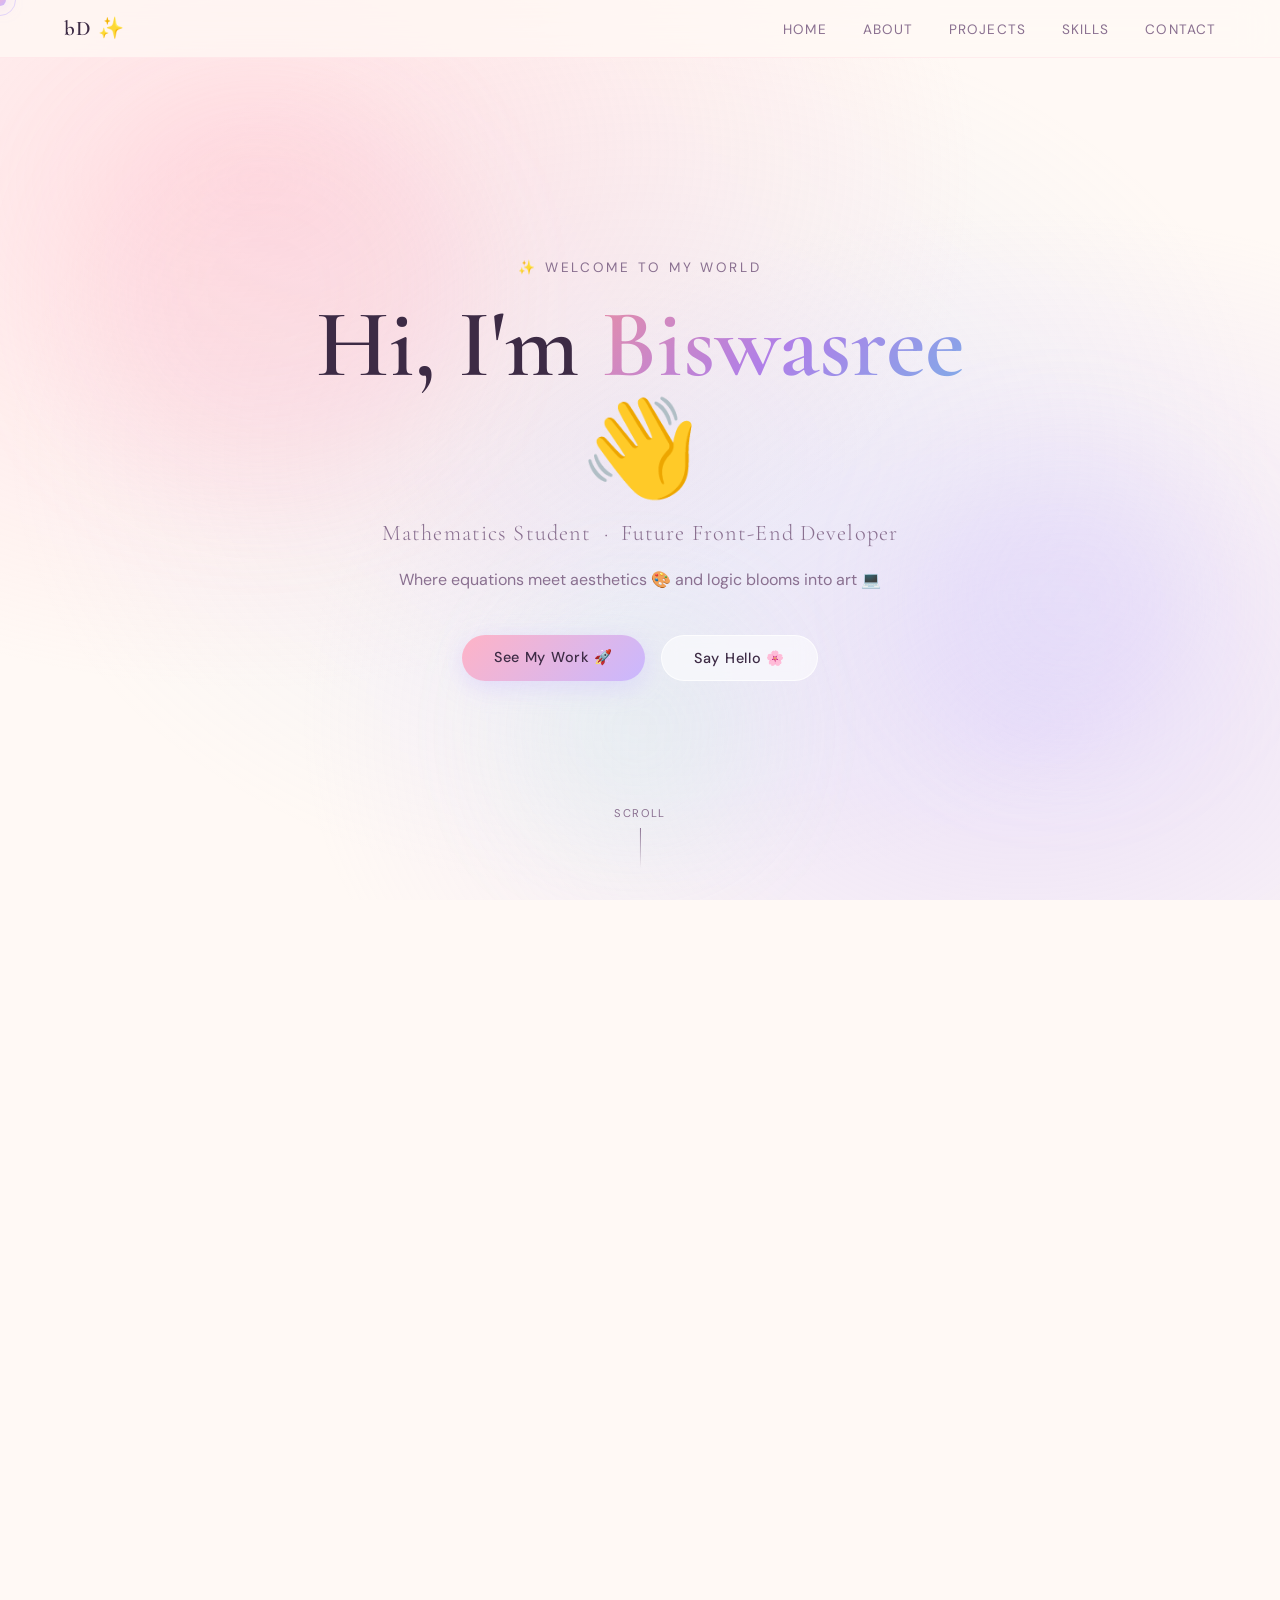
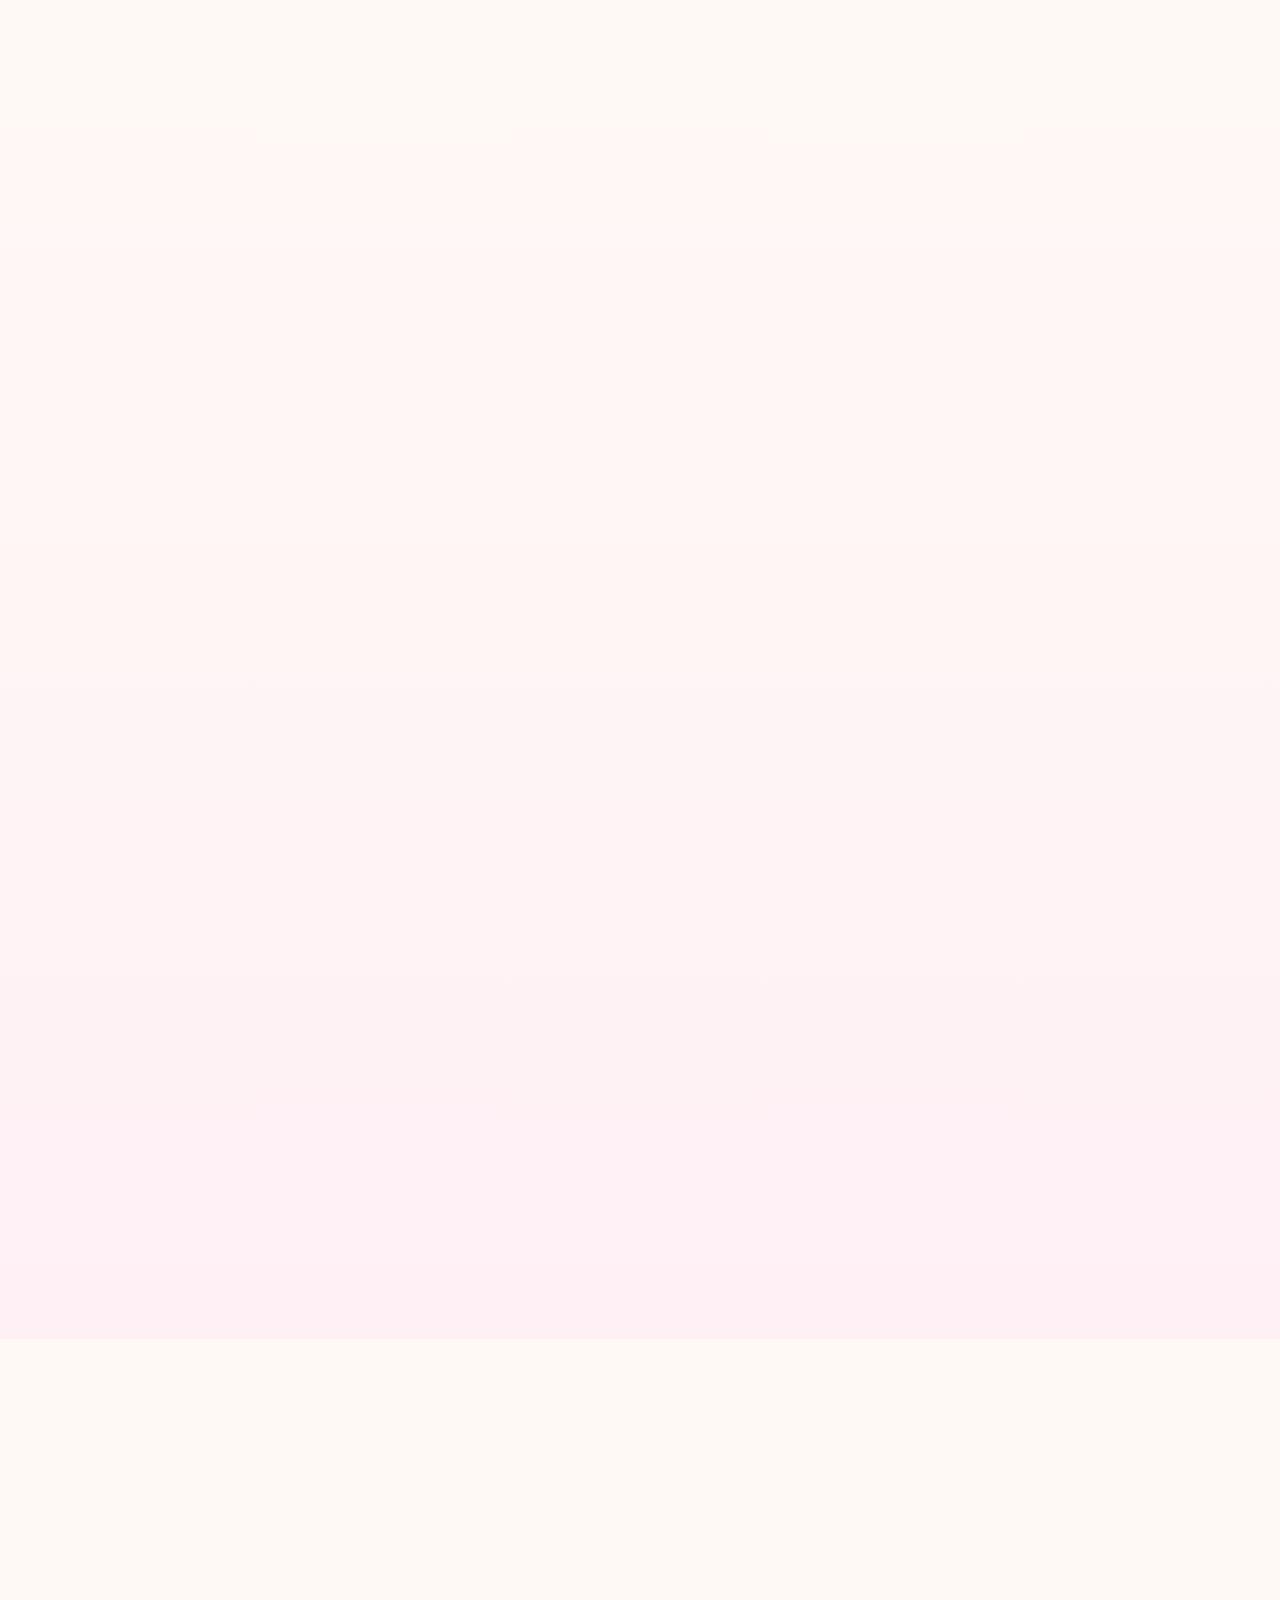
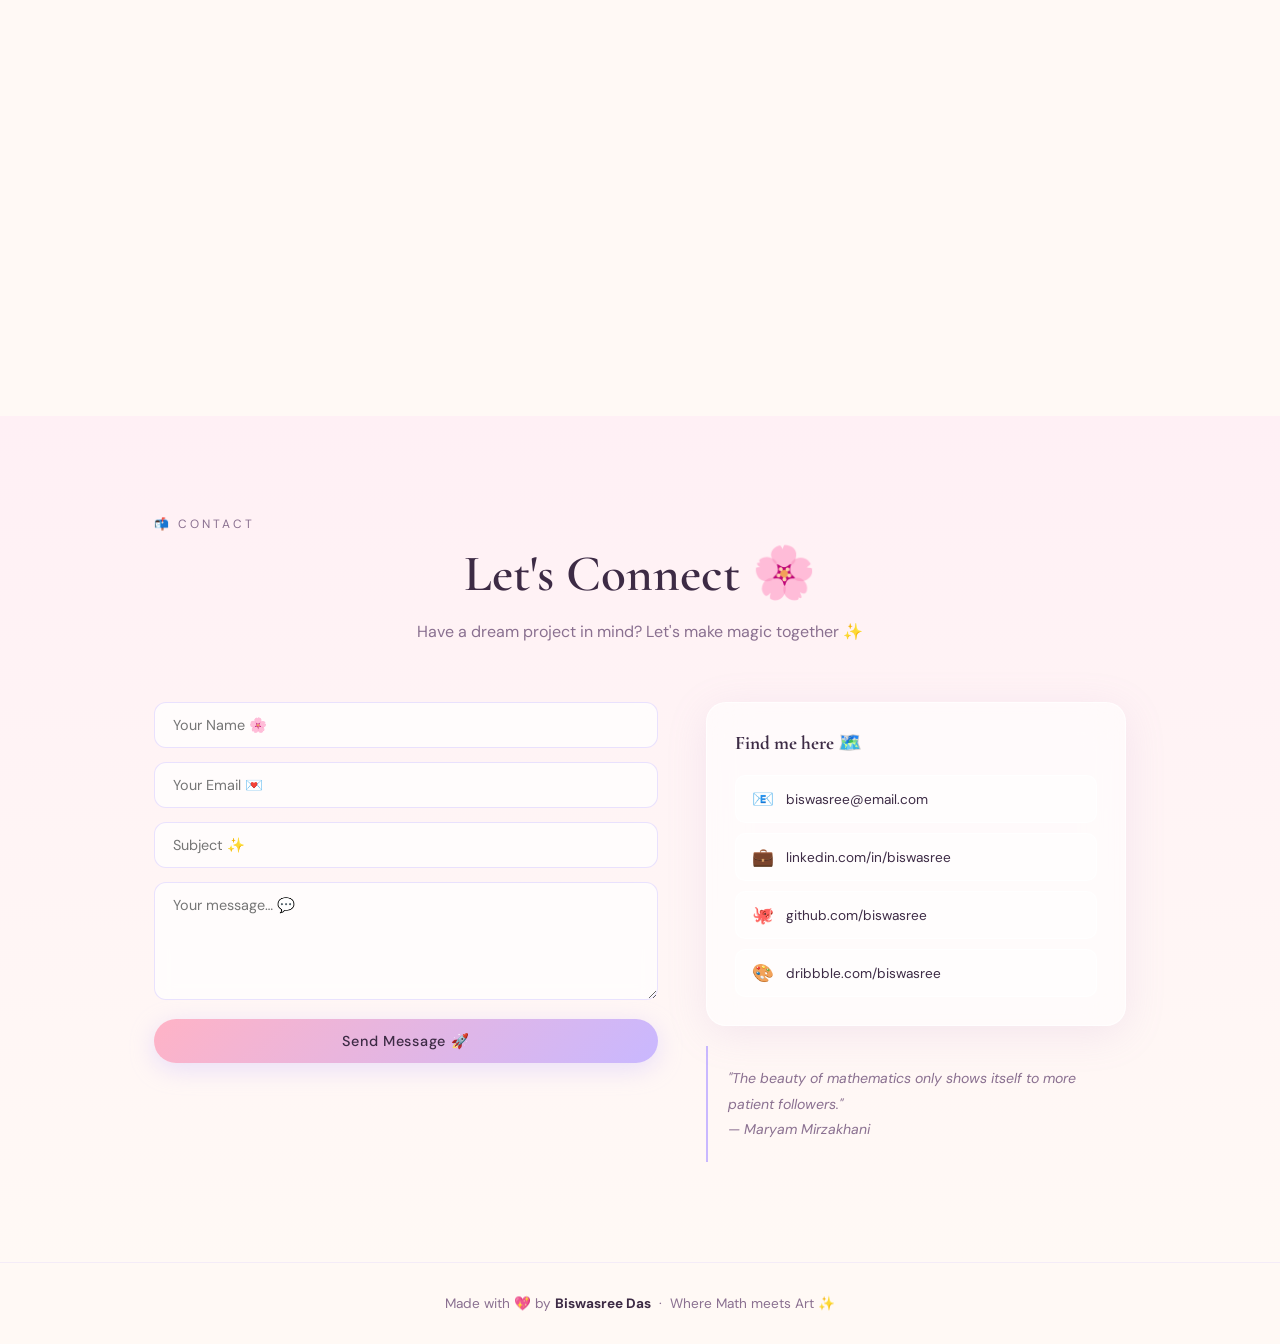
<file: Index.html>
<!DOCTYPE html>
<html lang="en">
<head>
  <meta charset="UTF-8" />
  <meta name="viewport" content="width=device-width, initial-scale=1.0" />
  <title>Biswasree Das — Portfolio ✨</title>
  <link href="https://fonts.googleapis.com/css2?family=Cormorant+Garamond:ital,wght@0,300;0,400;0,600;1,300;1,400&family=DM+Sans:wght@300;400;500&family=Playfair+Display:ital,wght@1,400;1,500&display=swap" rel="stylesheet" />

<style>
/* ═══════════════════════════════════════════
   BISWASREE DAS — PORTFOLIO CSS
   Soft Pastel · Cinematic · Dreamy
═══════════════════════════════════════════ */

/* ── Variables ── */
:root {
  --pink:    #ffb3c6;
  --lavender:#c9b8ff;
  --sky:     #b3d4ff;
  --mint:    #b3f0d6;
  --peach:   #ffd6b3;
  --cream:   #fff9f5;
  --blush:   #fff0f5;
  --text:    #3d2b45;
  --text-soft:#8a7090;
  --white:   #ffffff;
  --glass:   rgba(255,255,255,0.55);
  --glass-border: rgba(255,255,255,0.75);
  --shadow:  0 8px 40px rgba(180,140,200,0.15);
  --shadow-hover: 0 20px 60px rgba(180,140,200,0.25);
  --radius:  20px;
  --font-display: 'Cormorant Garamond', serif;
  --font-body:    'DM Sans', sans-serif;
  --font-italic:  'Playfair Display', serif;
}

/* ── Reset ── */
*, *::before, *::after { box-sizing: border-box; margin: 0; padding: 0; }
html { scroll-behavior: smooth; }
body {
  font-family: var(--font-body);
  background: var(--cream);
  color: var(--text);
  overflow-x: hidden;
  cursor: none;
}

/* ── Scrollbar ── */
::-webkit-scrollbar { width: 6px; }
::-webkit-scrollbar-track { background: var(--blush); }
::-webkit-scrollbar-thumb { background: linear-gradient(var(--pink), var(--lavender)); border-radius: 99px; }

/* ══════════════════════════════
   LOADER
══════════════════════════════ */
#loader {
  position: fixed; inset: 0; z-index: 9999;
  background: var(--cream);
  display: flex; align-items: center; justify-content: center;
  transition: opacity .5s ease, visibility .5s;
}
#loader.hidden { opacity: 0; visibility: hidden; }
.loader-inner { text-align: center; position: relative; }
.loader-bloom {
  width: 80px; height: 80px;
  border-radius: 50%;
  background: linear-gradient(135deg, var(--pink), var(--lavender), var(--sky));
  animation: loaderPulse 1.4s ease-in-out infinite;
  margin: 0 auto 16px;
  box-shadow: 0 0 40px rgba(201,184,255,.5);
}
@keyframes loaderPulse {
  0%,100% { transform: scale(1); opacity: 1; }
  50% { transform: scale(1.2); opacity: .7; }
}
.loader-text {
  font-family: var(--font-display);
  font-size: 1.1rem;
  color: var(--text-soft);
  letter-spacing: .15em;
}

/* ══════════════════════════════
   CURSOR
══════════════════════════════ */
#cursor {
  width: 12px; height: 12px;
  background: linear-gradient(135deg, var(--pink), var(--lavender));
  border-radius: 50%;
  position: fixed; z-index: 9998;
  pointer-events: none;
  transform: translate(-50%, -50%);
  transition: transform .1s ease, width .2s, height .2s, background .2s;
  box-shadow: 0 0 16px rgba(201,184,255,.6);
}
#cursor-trail {
  width: 32px; height: 32px;
  border: 1.5px solid rgba(201,184,255,.5);
  border-radius: 50%;
  position: fixed; z-index: 9997;
  pointer-events: none;
  transform: translate(-50%, -50%);
  transition: left .12s ease, top .12s ease;
}
body:has(a:hover) #cursor,
body:has(button:hover) #cursor {
  width: 20px; height: 20px;
  background: linear-gradient(135deg, var(--lavender), var(--sky));
}

/* ══════════════════════════════
   PARTICLES CANVAS
══════════════════════════════ */
#particles {
  position: fixed; inset: 0;
  pointer-events: none; z-index: 0;
}

/* ══════════════════════════════
   NAVBAR
══════════════════════════════ */
#navbar {
  position: fixed; top: 0; left: 0; right: 0; z-index: 100;
  display: flex; align-items: center; justify-content: space-between;
  padding: 16px 5%;
  background: rgba(255,249,245,.7);
  backdrop-filter: blur(20px);
  -webkit-backdrop-filter: blur(20px);
  border-bottom: 1px solid rgba(255,179,198,.2);
  transition: padding .3s;
}
#navbar.scrolled { padding: 10px 5%; }
.nav-logo {
  font-family: var(--font-display);
  font-size: 1.3rem; font-weight: 600;
  color: var(--text); letter-spacing: .05em;
}
.nav-links { list-style: none; display: flex; gap: 36px; }
.nav-links a {
  text-decoration: none; color: var(--text-soft);
  font-size: .85rem; letter-spacing: .08em;
  text-transform: uppercase; position: relative; transition: color .3s;
}
.nav-links a::after {
  content: ''; position: absolute; bottom: -4px; left: 0;
  width: 0; height: 1.5px;
  background: linear-gradient(90deg, var(--pink), var(--lavender));
  transition: width .3s;
}
.nav-links a:hover { color: var(--text); }
.nav-links a:hover::after { width: 100%; }
.nav-toggle { display: none; flex-direction: column; gap: 5px; cursor: pointer; }
.nav-toggle span { width: 22px; height: 2px; background: var(--text); border-radius: 2px; transition: .3s; }

/* ══════════════════════════════
   HERO
══════════════════════════════ */
#hero {
  min-height: 100vh;
  display: flex; align-items: center; justify-content: center;
  position: relative; overflow: hidden;
  padding: 120px 5% 80px;
}
.hero-bg {
  position: absolute; inset: 0;
  background:
    radial-gradient(ellipse at 20% 20%, rgba(255,179,198,.35) 0%, transparent 50%),
    radial-gradient(ellipse at 80% 80%, rgba(201,184,255,.35) 0%, transparent 50%),
    radial-gradient(ellipse at 50% 50%, rgba(179,212,255,.2) 0%, transparent 70%);
}
.blob { position: absolute; border-radius: 50%; filter: blur(60px); opacity: .5; animation: blobFloat 8s ease-in-out infinite; }
.blob-1 { width: 400px; height: 400px; background: rgba(255,179,198,.4); top: 10%; left: 5%; animation-delay: 0s; }
.blob-2 { width: 300px; height: 300px; background: rgba(201,184,255,.4); top: 50%; right: 5%; animation-delay: -3s; }
.blob-3 { width: 250px; height: 250px; background: rgba(179,240,214,.3); bottom: 5%; left: 40%; animation-delay: -5s; }
@keyframes blobFloat {
  0%,100% { transform: translate(0,0) scale(1); }
  33% { transform: translate(20px,-20px) scale(1.05); }
  66% { transform: translate(-15px,15px) scale(.97); }
}
.hero-content { position: relative; z-index: 2; max-width: 700px; text-align: center; }
.hero-eyebrow { font-size: .85rem; letter-spacing: .2em; text-transform: uppercase; color: var(--text-soft); margin-bottom: 16px; }
.hero-name {
  font-family: var(--font-display);
  font-size: clamp(3rem, 8vw, 6rem);
  font-weight: 600; line-height: 1.1;
  color: var(--text); margin-bottom: 16px;
}
.gradient-text {
  background: linear-gradient(135deg, #e88fa5, #b07fe8, #7eaee8);
  -webkit-background-clip: text; -webkit-text-fill-color: transparent; background-clip: text;
}
.hero-subtitle {
  font-family: var(--font-display);
  font-size: clamp(1rem, 2.5vw, 1.4rem);
  color: var(--text-soft); font-weight: 300;
  letter-spacing: .05em; margin-bottom: 20px;
}
.hero-desc { font-size: 1rem; color: var(--text-soft); margin-bottom: 40px; line-height: 1.8; }
.hero-btns { display: flex; gap: 16px; justify-content: center; flex-wrap: wrap; }
.btn {
  padding: 13px 32px; border-radius: 99px;
  font-family: var(--font-body); font-size: .9rem;
  font-weight: 500; letter-spacing: .05em;
  cursor: none; border: none; text-decoration: none;
  transition: transform .25s, box-shadow .25s;
  display: inline-block;
}
.btn-primary {
  background: linear-gradient(135deg, var(--pink), var(--lavender));
  color: var(--text); box-shadow: 0 6px 24px rgba(201,184,255,.4);
}
.btn-primary:hover { transform: translateY(-3px); box-shadow: 0 12px 32px rgba(201,184,255,.5); }
.btn-ghost {
  background: var(--glass); border: 1.5px solid var(--glass-border);
  color: var(--text); backdrop-filter: blur(10px);
}
.btn-ghost:hover { transform: translateY(-3px); box-shadow: var(--shadow); }
.full-w { width: 100%; text-align: center; }
.hero-scroll-hint {
  position: absolute; bottom: 32px; left: 50%; transform: translateX(-50%);
  display: flex; flex-direction: column; align-items: center;
  gap: 8px; color: var(--text-soft); font-size: .7rem; letter-spacing: .15em; text-transform: uppercase;
}
.scroll-line {
  width: 1px; height: 40px;
  background: linear-gradient(to bottom, var(--text-soft), transparent);
  animation: scrollPulse 2s ease-in-out infinite;
}
@keyframes scrollPulse { 0%,100%{opacity:.3} 50%{opacity:1} }

/* ══════════════════════════════
   SECTIONS
══════════════════════════════ */
.section { padding: 100px 0; position: relative; z-index: 1; }
.container { max-width: 1100px; margin: 0 auto; padding: 0 5%; }
.section-label { font-size: .75rem; letter-spacing: .25em; text-transform: uppercase; color: var(--text-soft); margin-bottom: 12px; }
.section-title {
  font-family: var(--font-display);
  font-size: clamp(2rem, 5vw, 3.2rem);
  font-weight: 600; line-height: 1.2;
  color: var(--text); margin-bottom: 16px;
}
.section-title em { font-family: var(--font-italic); color: #b07fe8; }
.section-title.centered { text-align: center; }
.section-sub { text-align: center; color: var(--text-soft); margin-bottom: 60px; }

/* ══════════════════════════════
   ABOUT
══════════════════════════════ */
.about-grid { display: grid; grid-template-columns: 1fr 1.4fr; gap: 80px; align-items: center; margin-top: 40px; }
.about-visual { display: flex; justify-content: center; }
.about-card-art { width: 260px; height: 260px; position: relative; }
.art-ring {
  position: absolute; border-radius: 50%; border: 1.5px solid;
  animation: ringRotate 12s linear infinite;
}
.ring-1 { inset: 0; border-color: rgba(255,179,198,.5); }
.ring-2 { inset: 20px; border-color: rgba(201,184,255,.5); animation-duration: 18s; animation-direction: reverse; }
.ring-3 { inset: 40px; border-color: rgba(179,240,214,.5); animation-duration: 24s; }
@keyframes ringRotate { from{transform:rotate(0deg)} to{transform:rotate(360deg)} }
.art-avatar {
  position: absolute; inset: 60px; border-radius: 50%;
  background: linear-gradient(135deg, var(--pink), var(--lavender));
  display: flex; align-items: center; justify-content: center;
  font-family: var(--font-display); font-size: 2.5rem; font-weight: 600;
  color: var(--white); box-shadow: 0 8px 30px rgba(201,184,255,.4);
}
.about-text p { color: var(--text-soft); line-height: 1.9; margin-bottom: 16px; font-size: .95rem; }
.about-text strong { color: var(--text); }
.about-tags { display: flex; flex-wrap: wrap; gap: 10px; margin-top: 24px; }
.tag {
  padding: 6px 16px;
  background: var(--glass); border: 1px solid var(--glass-border);
  border-radius: 99px; font-size: .8rem; color: var(--text-soft);
  backdrop-filter: blur(10px); transition: transform .2s, box-shadow .2s;
}
.tag:hover { transform: translateY(-2px); box-shadow: var(--shadow); }

/* ══════════════════════════════
   PROJECTS
══════════════════════════════ */
#projects { background: linear-gradient(180deg, var(--cream) 0%, var(--blush) 100%); }
.projects-grid { display: grid; grid-template-columns: repeat(2, 1fr); gap: 28px; }
.project-card {
  background: var(--glass); border: 1px solid var(--glass-border);
  border-radius: var(--radius); backdrop-filter: blur(20px);
  overflow: hidden; box-shadow: var(--shadow);
  transition: transform .3s, box-shadow .3s;
  display: flex; flex-direction: column;
}
.project-card:hover { transform: translateY(-6px); box-shadow: var(--shadow-hover); }
.project-card-header { padding: 20px 24px 12px; border-bottom: 1px solid rgba(201,184,255,.2); }
.project-icon { font-size: 1.8rem; display: block; margin-bottom: 6px; }
.project-card-header h3 { font-family: var(--font-display); font-size: 1.3rem; font-weight: 600; color: var(--text); }
.project-card-header p { font-size: .8rem; color: var(--text-soft); margin-top: 2px; }
.project-app { padding: 16px 24px 20px; flex: 1; }

/* ── Weather App ── */
.weather-search { display: flex; gap: 8px; margin-bottom: 16px; }
.weather-search input, .anime-input-row input {
  flex: 1; padding: 9px 14px; border-radius: 99px;
  border: 1.5px solid rgba(201,184,255,.4);
  background: rgba(255,255,255,.7);
  font-family: var(--font-body); font-size: .85rem;
  color: var(--text); outline: none; transition: border-color .2s;
}
.weather-search input:focus, .anime-input-row input:focus { border-color: var(--lavender); }
.weather-search button, .anime-input-row button {
  padding: 9px 18px; border-radius: 99px;
  background: linear-gradient(135deg, var(--lavender), var(--sky));
  border: none; color: var(--text); font-size: .85rem;
  cursor: none; transition: transform .2s, box-shadow .2s; font-family: var(--font-body);
}
.weather-search button:hover, .anime-input-row button:hover { transform: scale(1.05); box-shadow: 0 4px 16px rgba(179,212,255,.4); }
.weather-result {
  text-align: center;
  background: linear-gradient(135deg, rgba(255,179,198,.15), rgba(201,184,255,.15));
  border-radius: 14px; padding: 16px;
}
.weather-icon-big { font-size: 2.8rem; margin-bottom: 4px; }
.weather-city { font-family: var(--font-display); font-size: 1.2rem; color: var(--text); }
.weather-temp { font-size: 2rem; font-weight: 600; background: linear-gradient(135deg, #e88fa5, #b07fe8); -webkit-background-clip:text; -webkit-text-fill-color:transparent; background-clip:text; }
.weather-desc { font-size: .85rem; color: var(--text-soft); text-transform: capitalize; margin-bottom: 12px; }
.weather-details { display: flex; justify-content: space-around; }
.w-detail { display: flex; flex-direction: column; align-items: center; gap: 2px; font-size: .78rem; color: var(--text-soft); }
.weather-error { text-align: center; color: #e88fa5; font-size: .9rem; padding: 16px; }
.hidden { display: none !important; }

/* ── Anime Watchlist ── */
.anime-input-row { display: flex; gap: 8px; margin-bottom: 10px; }
.anime-filters { display: flex; gap: 6px; margin-bottom: 12px; }
.anime-filter {
  padding: 4px 12px; border-radius: 99px;
  border: 1.5px solid rgba(201,184,255,.4);
  background: transparent; font-size: .75rem; color: var(--text-soft);
  cursor: none; transition: .2s; font-family: var(--font-body);
}
.anime-filter.active { background: linear-gradient(135deg, var(--pink), var(--lavender)); border-color: transparent; color: var(--text); }
.anime-list { list-style: none; max-height: 180px; overflow-y: auto; display: flex; flex-direction: column; gap: 6px; }
.anime-list::-webkit-scrollbar { width: 3px; }
.anime-list::-webkit-scrollbar-thumb { background: var(--lavender); border-radius: 99px; }
.anime-list li {
  display: flex; align-items: center; gap: 8px;
  padding: 8px 12px; border-radius: 10px;
  background: rgba(255,255,255,.5); border: 1px solid rgba(255,255,255,.7);
  font-size: .83rem; color: var(--text); animation: slideIn .25s ease;
}
@keyframes slideIn { from{opacity:0;transform:translateY(-8px)} to{opacity:1;transform:none} }
.anime-list li.watched .anime-name { text-decoration: line-through; color: var(--text-soft); }
.anime-check {
  width: 18px; height: 18px; border-radius: 50%;
  border: 1.5px solid var(--lavender); flex-shrink: 0; cursor: none;
  display: flex; align-items: center; justify-content: center;
  font-size: .6rem; transition: .2s;
}
.anime-list li.watched .anime-check { background: linear-gradient(135deg, var(--mint), var(--sky)); border-color: transparent; }
.anime-name { flex: 1; }
.anime-del { margin-left: auto; color: var(--text-soft); cursor: none; font-size: .75rem; transition: color .2s; }
.anime-del:hover { color: var(--pink); }

/* ── Music Player ── */
.music-player { background: linear-gradient(135deg, rgba(255,179,198,.15), rgba(201,184,255,.15)); border-radius: 14px; padding: 16px; margin-bottom: 12px; }
.music-art { display: flex; justify-content: center; margin-bottom: 10px; }
.music-disc {
  width: 64px; height: 64px; border-radius: 50%;
  background: linear-gradient(135deg, var(--pink), var(--lavender));
  display: flex; align-items: center; justify-content: center;
  font-size: 1.8rem; box-shadow: 0 4px 20px rgba(201,184,255,.4); transition: animation .3s;
}
.music-disc.spinning { animation: discSpin 3s linear infinite; }
@keyframes discSpin { from{transform:rotate(0deg)} to{transform:rotate(360deg)} }
.music-info { text-align: center; margin-bottom: 10px; }
.music-title { font-family: var(--font-display); font-size: 1rem; color: var(--text); }
.music-artist { font-size: .78rem; color: var(--text-soft); }
.music-progress { margin-bottom: 12px; }
.progress-bar { height: 4px; background: rgba(201,184,255,.3); border-radius: 99px; overflow: hidden; cursor: none; }
.progress-fill { height: 100%; background: linear-gradient(90deg, var(--pink), var(--lavender)); border-radius: 99px; width: 0%; transition: width .3s; }
.progress-times { display: flex; justify-content: space-between; font-size: .7rem; color: var(--text-soft); margin-top: 4px; }
.music-controls { display: flex; justify-content: center; gap: 16px; }
.mc-btn {
  width: 36px; height: 36px; border-radius: 50%;
  border: none; background: rgba(255,255,255,.7); font-size: 1rem; cursor: none;
  display: flex; align-items: center; justify-content: center;
  transition: transform .2s, box-shadow .2s; box-shadow: 0 2px 8px rgba(201,184,255,.2);
}
.mc-btn:hover { transform: scale(1.1); box-shadow: 0 4px 14px rgba(201,184,255,.4); }
.play-btn { width: 44px; height: 44px; background: linear-gradient(135deg, var(--pink), var(--lavender)); box-shadow: 0 4px 16px rgba(201,184,255,.4); }
.playlist { list-style: none; max-height: 130px; overflow-y: auto; display: flex; flex-direction: column; gap: 4px; }
.playlist::-webkit-scrollbar { width: 3px; }
.playlist::-webkit-scrollbar-thumb { background: var(--pink); border-radius: 99px; }
.playlist li {
  padding: 7px 10px; border-radius: 8px; font-size: .8rem;
  display: flex; align-items: center; gap: 8px;
  color: var(--text-soft); cursor: none; transition: .2s; border: 1px solid transparent;
}
.playlist li.active { background: rgba(201,184,255,.2); border-color: rgba(201,184,255,.3); color: var(--text); }
.playlist li:hover { background: rgba(255,255,255,.6); }
.pl-num { color: var(--text-soft); font-size: .7rem; min-width: 18px; }
.pl-name { flex: 1; }
.pl-dur { font-size: .7rem; color: var(--text-soft); }

/* ── Wallpaper App ── */
.wallpaper-filters { display: flex; gap: 6px; margin-bottom: 12px; flex-wrap: wrap; }
.wp-filter {
  padding: 4px 12px; border-radius: 99px;
  border: 1.5px solid rgba(201,184,255,.4);
  background: transparent; font-size: .75rem; color: var(--text-soft);
  cursor: none; transition: .2s; font-family: var(--font-body);
}
.wp-filter.active { background: linear-gradient(135deg, var(--lavender), var(--sky)); border-color: transparent; color: var(--text); }
.wallpaper-grid { display: grid; grid-template-columns: repeat(3, 1fr); gap: 8px; max-height: 220px; overflow-y: auto; }
.wallpaper-grid::-webkit-scrollbar { width: 3px; }
.wallpaper-grid::-webkit-scrollbar-thumb { background: var(--lavender); border-radius: 99px; }
.wp-item { aspect-ratio: 1; border-radius: 10px; overflow: hidden; position: relative; cursor: none; }
.wp-item div { width: 100%; height: 100%; transition: transform .3s; display: flex; align-items: center; justify-content: center; font-size: 1.8rem; }
.wp-item:hover div { transform: scale(1.1); }
.wp-overlay {
  position: absolute; inset: 0; background: rgba(255,255,255,0); transition: .3s;
  display: flex; align-items: center; justify-content: center;
  font-size: .7rem; color: var(--text); opacity: 0; border-radius: 10px;
}
.wp-item:hover .wp-overlay { background: rgba(255,255,255,.3); opacity: 1; }

/* ══════════════════════════════
   SKILLS
══════════════════════════════ */
#skills { background: var(--cream); }
.skills-grid { display: grid; grid-template-columns: repeat(2, 1fr); gap: 20px; margin-bottom: 48px; }
.skill-item { padding: 16px 20px; background: var(--glass); border: 1px solid var(--glass-border); border-radius: 14px; backdrop-filter: blur(10px); }
.skill-header { display: flex; justify-content: space-between; margin-bottom: 8px; font-size: .88rem; color: var(--text); }
.skill-pct { font-size: .8rem; color: var(--text-soft); }
.skill-bar { height: 6px; background: rgba(201,184,255,.2); border-radius: 99px; overflow: hidden; }
.skill-fill { height: 100%; border-radius: 99px; width: 0%; transition: width 1.2s cubic-bezier(.4,0,.2,1); }
.tech-icons { display: flex; flex-wrap: wrap; gap: 16px; justify-content: center; }
.tech-icon {
  display: flex; flex-direction: column; align-items: center; gap: 6px;
  padding: 16px 20px; background: var(--glass); border: 1px solid var(--glass-border);
  border-radius: 14px; font-size: 1.5rem; backdrop-filter: blur(10px);
  transition: transform .25s, box-shadow .25s; min-width: 70px;
}
.tech-icon span { font-size: .7rem; color: var(--text-soft); }
.tech-icon:hover { transform: translateY(-4px); box-shadow: var(--shadow-hover); }

/* ══════════════════════════════
   CONTACT
══════════════════════════════ */
#contact { background: linear-gradient(180deg, var(--blush) 0%, var(--cream) 100%); }
.contact-wrap { display: grid; grid-template-columns: 1.2fr 1fr; gap: 48px; align-items: start; }
.contact-form { display: flex; flex-direction: column; gap: 14px; }
.form-group input, .form-group textarea {
  width: 100%; padding: 13px 18px; border-radius: 12px;
  border: 1.5px solid rgba(201,184,255,.4);
  background: rgba(255,255,255,.7);
  font-family: var(--font-body); font-size: .9rem;
  color: var(--text); outline: none;
  transition: border-color .2s, box-shadow .2s; backdrop-filter: blur(10px);
}
.form-group input:focus, .form-group textarea:focus { border-color: var(--lavender); box-shadow: 0 0 0 3px rgba(201,184,255,.15); }
.form-group textarea { resize: vertical; }
.form-success { text-align: center; color: #7e9e6b; background: rgba(179,240,214,.3); border-radius: 8px; padding: 10px; font-size: .88rem; margin-top: 4px; }
.contact-card {
  padding: 28px; background: var(--glass); border: 1px solid var(--glass-border);
  border-radius: var(--radius); backdrop-filter: blur(20px); box-shadow: var(--shadow); margin-bottom: 20px;
}
.contact-card h3 { font-family: var(--font-display); font-size: 1.2rem; margin-bottom: 20px; }
.social-links { display: flex; flex-direction: column; gap: 10px; }
.social-btn {
  display: flex; align-items: center; gap: 12px;
  padding: 12px 16px; border-radius: 10px;
  background: rgba(255,255,255,.5); border: 1px solid rgba(255,255,255,.7);
  text-decoration: none; color: var(--text); font-size: .85rem; transition: transform .2s, box-shadow .2s;
}
.social-btn:hover { transform: translateX(6px); box-shadow: var(--shadow); }
.s-icon { font-size: 1.1rem; }
.contact-quote { padding: 20px; border-left: 2px solid var(--lavender); font-style: italic; color: var(--text-soft); font-size: .88rem; line-height: 1.8; }

/* ══════════════════════════════
   FOOTER
══════════════════════════════ */
footer { text-align: center; padding: 32px; font-size: .85rem; color: var(--text-soft); border-top: 1px solid rgba(201,184,255,.2); }
footer strong { color: var(--text); }

/* ══════════════════════════════
   SCROLL ANIMATIONS
══════════════════════════════ */
.fade-up, .fade-left, .fade-right { opacity: 0; transition: opacity .7s ease, transform .7s ease; }
.fade-up { transform: translateY(30px); }
.fade-left { transform: translateX(-30px); }
.fade-right { transform: translateX(30px); }
.fade-up.visible, .fade-left.visible, .fade-right.visible { opacity: 1; transform: none; }
.fade-up:nth-child(2) { transition-delay: .1s; }
.fade-up:nth-child(3) { transition-delay: .2s; }
.fade-up:nth-child(4) { transition-delay: .3s; }
.fade-up:nth-child(5) { transition-delay: .4s; }

/* ══════════════════════════════
   RESPONSIVE
══════════════════════════════ */
@media (max-width: 900px) {
  .about-grid { grid-template-columns: 1fr; gap: 40px; text-align: center; }
  .about-visual { display: flex; justify-content: center; }
  .about-tags { justify-content: center; }
  .projects-grid { grid-template-columns: 1fr; }
  .contact-wrap { grid-template-columns: 1fr; }
  .skills-grid { grid-template-columns: 1fr; }
}
@media (max-width: 640px) {
  .nav-links { display: none; }
  .nav-toggle { display: flex; }
  .nav-links.open {
    display: flex; flex-direction: column;
    position: absolute; top: 100%; left: 0; right: 0;
    background: rgba(255,249,245,.95); backdrop-filter: blur(20px);
    padding: 20px 5%; gap: 16px;
    border-bottom: 1px solid rgba(201,184,255,.2);
  }
  .hero-name { font-size: 2.8rem; }
  .section-title { font-size: 2rem; }
}
</style>
</head>
<body>

  <!-- Loading Screen -->
  <div id="loader">
    <div class="loader-inner">
      <div class="loader-bloom"></div>
      <p class="loader-text">biswasree.dev</p>
    </div>
  </div>

  <!-- Custom Cursor -->
  <div id="cursor"></div>
  <div id="cursor-trail"></div>

  <!-- Particle Canvas -->
  <canvas id="particles"></canvas>

  <!-- ═══════════════ NAV ═══════════════ -->
  <nav id="navbar">
    <div class="nav-logo">bD ✨</div>
    <ul class="nav-links">
      <li><a href="#hero">Home</a></li>
      <li><a href="#about">About</a></li>
      <li><a href="#projects">Projects</a></li>
      <li><a href="#skills">Skills</a></li>
      <li><a href="#contact">Contact</a></li>
    </ul>
    <div class="nav-toggle" id="navToggle">
      <span></span><span></span><span></span>
    </div>
  </nav>

  <!-- ═══════════════ HERO ═══════════════ -->
  <section id="hero">
    <div class="hero-bg">
      <div class="blob blob-1"></div>
      <div class="blob blob-2"></div>
      <div class="blob blob-3"></div>
    </div>
    <div class="hero-content">
      <p class="hero-eyebrow fade-up">✨ Welcome to my world</p>
      <h1 class="hero-name fade-up">Hi, I'm <span class="gradient-text">Biswasree</span> 👋</h1>
      <p class="hero-subtitle fade-up">Mathematics Student &nbsp;·&nbsp; Future Front-End Developer</p>
      <p class="hero-desc fade-up">Where equations meet aesthetics 🎨 and logic blooms into art 💻</p>
      <div class="hero-btns fade-up">
        <a href="#projects" class="btn btn-primary">See My Work 🚀</a>
        <a href="#contact" class="btn btn-ghost">Say Hello 🌸</a>
      </div>
    </div>
    <div class="hero-scroll-hint">
      <span>scroll</span>
      <div class="scroll-line"></div>
    </div>
  </section>

  <!-- ═══════════════ ABOUT ═══════════════ -->
  <section id="about" class="section">
    <div class="container">
      <div class="section-label fade-up">🌸 About Me</div>
      <div class="about-grid">
        <div class="about-visual fade-left">
          <div class="about-card-art">
            <div class="art-ring ring-1"></div>
            <div class="art-ring ring-2"></div>
            <div class="art-ring ring-3"></div>
            <div class="art-avatar"><span>B</span></div>
          </div>
        </div>
        <div class="about-text fade-right">
          <h2 class="section-title">A mind that<br/><em>paints with code</em></h2>
          <p>Hey there! I'm Biswasree — a B.Sc Mathematics student who fell head over heels for two very different worlds: <strong>Fine Arts 🎨</strong> and <strong>Coding 💻</strong>.</p>
          <p>I believe mathematics is the poetry of the universe, and front-end development is how I paint with it. Every pixel is a brushstroke; every function, a verse.</p>
          <p>My dream? To craft digital experiences that feel as beautiful as they are functional — where <strong>creativity meets logic</strong> in perfect harmony. 🌟</p>
          <div class="about-tags">
            <span class="tag">🎨 Fine Arts</span>
            <span class="tag">💻 Coding</span>
            <span class="tag">📐 Mathematics</span>
            <span class="tag">🚀 Front-End Dev</span>
            <span class="tag">✨ UI Design</span>
          </div>
        </div>
      </div>
    </div>
  </section>

  <!-- ═══════════════ PROJECTS ═══════════════ -->
  <section id="projects" class="section">
    <div class="container">
      <div class="section-label fade-up">💫 Projects</div>
      <h2 class="section-title centered fade-up">Mini Web Apps</h2>
      <p class="section-sub fade-up">Four little digital worlds I built with ❤️</p>
      <div class="projects-grid">

        <!-- Weather App -->
        <div class="project-card fade-up">
          <div class="project-card-header">
            <span class="project-icon">🌦️</span>
            <h3>Weather App</h3>
            <p>Search any city for live weather</p>
          </div>
          <div class="project-app">
            <div class="weather-search">
              <input type="text" id="weatherInput" placeholder="Enter city name…" />
              <button id="weatherBtn">Search</button>
            </div>
            <div id="weatherResult" class="weather-result hidden">
              <div class="weather-icon-big" id="weatherIcon">☀️</div>
              <div class="weather-city" id="weatherCity">—</div>
              <div class="weather-temp" id="weatherTemp">—°C</div>
              <div class="weather-desc" id="weatherDesc">—</div>
              <div class="weather-details">
                <div class="w-detail"><span>💧</span><span id="wHumidity">—%</span></div>
                <div class="w-detail"><span>🌬️</span><span id="wWind">— km/h</span></div>
                <div class="w-detail"><span>👁️</span><span id="wVis">— km</span></div>
              </div>
            </div>
            <div id="weatherError" class="weather-error hidden">City not found 😕<br/><small>Try: london, tokyo, paris, kolkata…</small></div>
          </div>
        </div>

        <!-- Anime Watchlist -->
        <div class="project-card fade-up">
          <div class="project-card-header">
            <span class="project-icon">📺</span>
            <h3>Anime Watchlist</h3>
            <p>Track your anime journey</p>
          </div>
          <div class="project-app">
            <div class="anime-input-row">
              <input type="text" id="animeInput" placeholder="Add anime title…" />
              <button id="animeAdd">＋</button>
            </div>
            <div class="anime-filters">
              <button class="anime-filter active" data-filter="all">All</button>
              <button class="anime-filter" data-filter="watching">Watching</button>
              <button class="anime-filter" data-filter="watched">Watched ✓</button>
            </div>
            <ul id="animeList" class="anime-list"></ul>
          </div>
        </div>

        <!-- Song App -->
        <div class="project-card fade-up">
          <div class="project-card-header">
            <span class="project-icon">🎵</span>
            <h3>Song App</h3>
            <p>Your aesthetic music player</p>
          </div>
          <div class="project-app">
            <div class="music-player">
              <div class="music-art">
                <div class="music-disc" id="musicDisc">🎶</div>
              </div>
              <div class="music-info">
                <div class="music-title" id="musicTitle">Aesthetic Vibes</div>
                <div class="music-artist" id="musicArtist">Biswasree's Playlist</div>
              </div>
              <div class="music-progress">
                <div class="progress-bar"><div class="progress-fill" id="progressFill"></div></div>
                <div class="progress-times">
                  <span id="curTime">0:00</span><span id="totTime">3:24</span>
                </div>
              </div>
              <div class="music-controls">
                <button class="mc-btn" id="prevBtn">⏮</button>
                <button class="mc-btn play-btn" id="playBtn">▶</button>
                <button class="mc-btn" id="nextBtn">⏭</button>
              </div>
            </div>
            <ul class="playlist" id="playlist"></ul>
          </div>
        </div>

        <!-- Wallpaper App -->
        <div class="project-card fade-up">
          <div class="project-card-header">
            <span class="project-icon">🖼️</span>
            <h3>Wallpaper App</h3>
            <p>Aesthetic wallpaper gallery</p>
          </div>
          <div class="project-app">
            <div class="wallpaper-filters">
              <button class="wp-filter active" data-cat="all">All</button>
              <button class="wp-filter" data-cat="pastel">Pastel</button>
              <button class="wp-filter" data-cat="nature">Nature</button>
              <button class="wp-filter" data-cat="anime">Anime</button>
            </div>
            <div class="wallpaper-grid" id="wallpaperGrid"></div>
          </div>
        </div>

      </div>
    </div>
  </section>

  <!-- ═══════════════ SKILLS ═══════════════ -->
  <section id="skills" class="section">
    <div class="container">
      <div class="section-label fade-up">🎯 Skills</div>
      <h2 class="section-title centered fade-up">My Toolkit</h2>
      <div class="skills-grid">
        <div class="skill-item fade-up">
          <div class="skill-header"><span>🌐 HTML5</span><span class="skill-pct">90%</span></div>
          <div class="skill-bar"><div class="skill-fill" data-pct="90" style="background:linear-gradient(90deg,#ffb3ba,#ffd6b3)"></div></div>
        </div>
        <div class="skill-item fade-up">
          <div class="skill-header"><span>🎨 CSS3</span><span class="skill-pct">85%</span></div>
          <div class="skill-bar"><div class="skill-fill" data-pct="85" style="background:linear-gradient(90deg,#b3d4ff,#d6b3ff)"></div></div>
        </div>
        <div class="skill-item fade-up">
          <div class="skill-header"><span>⚡ JavaScript</span><span class="skill-pct">75%</span></div>
          <div class="skill-bar"><div class="skill-fill" data-pct="75" style="background:linear-gradient(90deg,#b3ffda,#b3f0ff)"></div></div>
        </div>
        <div class="skill-item fade-up">
          <div class="skill-header"><span>📐 Mathematics</span><span class="skill-pct">92%</span></div>
          <div class="skill-bar"><div class="skill-fill" data-pct="92" style="background:linear-gradient(90deg,#ffd6f0,#ffb3ba)"></div></div>
        </div>
        <div class="skill-item fade-up">
          <div class="skill-header"><span>🎨 Fine Arts</span><span class="skill-pct">88%</span></div>
          <div class="skill-bar"><div class="skill-fill" data-pct="88" style="background:linear-gradient(90deg,#ffe0b3,#ffd6b3)"></div></div>
        </div>
        <div class="skill-item fade-up">
          <div class="skill-header"><span>💡 UI Design</span><span class="skill-pct">70%</span></div>
          <div class="skill-bar"><div class="skill-fill" data-pct="70" style="background:linear-gradient(90deg,#d6b3ff,#b3d4ff)"></div></div>
        </div>
      </div>
      <div class="tech-icons fade-up">
        <div class="tech-icon">🌐<span>HTML</span></div>
        <div class="tech-icon">🎨<span>CSS</span></div>
        <div class="tech-icon">⚡<span>JS</span></div>
        <div class="tech-icon">📐<span>Math</span></div>
        <div class="tech-icon">🖌️<span>Art</span></div>
        <div class="tech-icon">🎭<span>Design</span></div>
        <div class="tech-icon">📱<span>Responsive</span></div>
        <div class="tech-icon">✨<span>Animation</span></div>
      </div>
    </div>
  </section>

  <!-- ═══════════════ CONTACT ═══════════════ -->
  <section id="contact" class="section">
    <div class="container">
      <div class="section-label fade-up">📬 Contact</div>
      <h2 class="section-title centered fade-up">Let's Connect 🌸</h2>
      <p class="section-sub fade-up">Have a dream project in mind? Let's make magic together ✨</p>
      <div class="contact-wrap">
        <form class="contact-form fade-left" id="contactForm">
          <div class="form-group"><input type="text" placeholder="Your Name 🌸" required /></div>
          <div class="form-group"><input type="email" placeholder="Your Email 💌" required /></div>
          <div class="form-group"><input type="text" placeholder="Subject ✨" /></div>
          <div class="form-group"><textarea placeholder="Your message… 💬" rows="5" required></textarea></div>
          <button type="submit" class="btn btn-primary full-w">Send Message 🚀</button>
          <div id="formSuccess" class="form-success hidden">Message sent! 🎉 I'll reply soon~</div>
        </form>
        <div class="contact-info fade-right">
          <div class="contact-card">
            <h3>Find me here 🗺️</h3>
            <div class="social-links">
              <a href="#" class="social-btn"><span class="s-icon">📧</span><span>biswasree@email.com</span></a>
              <a href="#" class="social-btn"><span class="s-icon">💼</span><span>linkedin.com/in/biswasree</span></a>
              <a href="#" class="social-btn"><span class="s-icon">🐙</span><span>github.com/biswasree</span></a>
              <a href="#" class="social-btn"><span class="s-icon">🎨</span><span>dribbble.com/biswasree</span></a>
            </div>
          </div>
          <div class="contact-quote">
            <em>"The beauty of mathematics only shows itself to more patient followers."</em><br/>— Maryam Mirzakhani
          </div>
        </div>
      </div>
    </div>
  </section>

  <!-- ═══════════════ FOOTER ═══════════════ -->
  <footer>
    <p>Made with 💖 by <strong>Biswasree Das</strong> &nbsp;·&nbsp; Where Math meets Art ✨</p>
  </footer>

<script>
/* ═══════════════════════════════════════════
   BISWASREE DAS — PORTFOLIO JS
   Interactions · Animations · Mini Apps
═══════════════════════════════════════════ */

/* ── LOADER ── */
window.addEventListener('load', () => {
  setTimeout(() => {
    document.getElementById('loader').classList.add('hidden');
    initAll();
  }, 1800);
});

function initAll() {
  initCursor();
  initParticles();
  initNav();
  initScrollAnimations();
  initSkillBars();
  initWeatherApp();
  initAnimeApp();
  initMusicApp();
  initWallpaperApp();
  initContactForm();
}

/* ── CUSTOM CURSOR ── */
function initCursor() {
  const cursor = document.getElementById('cursor');
  const trail  = document.getElementById('cursor-trail');
  let tx = 0, ty = 0, cx = 0, cy = 0;

  document.addEventListener('mousemove', e => {
    cx = e.clientX; cy = e.clientY;
    cursor.style.left = cx + 'px';
    cursor.style.top  = cy + 'px';
  });

  (function animTrail() {
    tx += (cx - tx) * 0.14;
    ty += (cy - ty) * 0.14;
    trail.style.left = tx + 'px';
    trail.style.top  = ty + 'px';
    requestAnimationFrame(animTrail);
  })();

  document.querySelectorAll('a, button, .tag, .anime-check, .anime-del, .wp-item, .tech-icon, .project-card').forEach(el => {
    el.addEventListener('mouseenter', () => { cursor.style.transform = 'translate(-50%,-50%) scale(1.8)'; cursor.style.opacity = '.7'; });
    el.addEventListener('mouseleave', () => { cursor.style.transform = 'translate(-50%,-50%) scale(1)'; cursor.style.opacity = '1'; });
  });
}

/* ── PARTICLES ── */
function initParticles() {
  const canvas = document.getElementById('particles');
  const ctx = canvas.getContext('2d');
  let W, H, particles = [];
  const COLORS = ['rgba(255,179,198,0.5)','rgba(201,184,255,0.5)','rgba(179,212,255,0.5)','rgba(179,240,214,0.5)','rgba(255,214,179,0.5)'];

  function resize() { W = canvas.width = window.innerWidth; H = canvas.height = window.innerHeight; }
  resize();
  window.addEventListener('resize', resize);

  for (let i = 0; i < 55; i++) {
    particles.push({ x: Math.random()*W, y: Math.random()*H, r: Math.random()*3+1, dx:(Math.random()-.5)*.4, dy:(Math.random()-.5)*.4, color:COLORS[Math.floor(Math.random()*COLORS.length)] });
  }

  (function draw() {
    ctx.clearRect(0, 0, W, H);
    particles.forEach(p => {
      ctx.beginPath(); ctx.arc(p.x, p.y, p.r, 0, Math.PI*2); ctx.fillStyle = p.color; ctx.fill();
      p.x += p.dx; p.y += p.dy;
      if (p.x < 0) p.x = W; if (p.x > W) p.x = 0;
      if (p.y < 0) p.y = H; if (p.y > H) p.y = 0;
    });
    requestAnimationFrame(draw);
  })();
}

/* ── NAVBAR ── */
function initNav() {
  const nav = document.getElementById('navbar');
  const toggle = document.getElementById('navToggle');
  const links = document.querySelector('.nav-links');
  window.addEventListener('scroll', () => nav.classList.toggle('scrolled', window.scrollY > 50));
  toggle.addEventListener('click', () => links.classList.toggle('open'));
  links.querySelectorAll('a').forEach(a => a.addEventListener('click', () => links.classList.remove('open')));
}

/* ── SCROLL ANIMATIONS ── */
function initScrollAnimations() {
  const obs = new IntersectionObserver(entries => entries.forEach(e => { if (e.isIntersecting) e.target.classList.add('visible'); }), { threshold: 0.12 });
  document.querySelectorAll('.fade-up, .fade-left, .fade-right').forEach(el => obs.observe(el));
}

/* ── SKILL BARS ── */
function initSkillBars() {
  const obs = new IntersectionObserver(entries => {
    entries.forEach(e => { if (e.isIntersecting) { e.target.style.width = e.target.dataset.pct + '%'; obs.unobserve(e.target); } });
  }, { threshold: 0.5 });
  document.querySelectorAll('.skill-fill').forEach(f => obs.observe(f));
}

/* ── WEATHER APP ── */
function initWeatherApp() {
  const fakeWeather = {
    'london':   { city:'London, UK',    temp:18, desc:'cloudy',         icon:'⛅', humidity:75, wind:22, vis:8  },
    'tokyo':    { city:'Tokyo, JP',     temp:27, desc:'sunny',          icon:'☀️', humidity:60, wind:15, vis:14 },
    'paris':    { city:'Paris, FR',     temp:21, desc:'partly cloudy',  icon:'⛅', humidity:65, wind:18, vis:10 },
    'new york': { city:'New York, US',  temp:23, desc:'clear sky',      icon:'🌤️', humidity:55, wind:20, vis:16 },
    'mumbai':   { city:'Mumbai, IN',    temp:32, desc:'humid',          icon:'🌫️', humidity:88, wind:12, vis:5  },
    'kolkata':  { city:'Kolkata, IN',   temp:34, desc:'hot & hazy',     icon:'🌡️', humidity:82, wind:10, vis:6  },
    'delhi':    { city:'Delhi, IN',     temp:38, desc:'very hot',       icon:'☀️', humidity:30, wind:8,  vis:7  },
    'sydney':   { city:'Sydney, AU',    temp:20, desc:'windy',          icon:'💨', humidity:70, wind:28, vis:12 },
    'dubai':    { city:'Dubai, UAE',    temp:42, desc:'scorching sun',  icon:'🔆', humidity:20, wind:6,  vis:15 },
    'berlin':   { city:'Berlin, DE',    temp:16, desc:'overcast',       icon:'🌥️', humidity:72, wind:20, vis:9  },
  };

  const btn = document.getElementById('weatherBtn');
  const input = document.getElementById('weatherInput');

  function search() {
    const q = input.value.trim().toLowerCase();
    const result = document.getElementById('weatherResult');
    const error  = document.getElementById('weatherError');
    if (!q) return;
    const data = fakeWeather[q];
    if (data) {
      document.getElementById('weatherIcon').textContent = data.icon;
      document.getElementById('weatherCity').textContent = data.city;
      document.getElementById('weatherTemp').textContent = data.temp + '°C';
      document.getElementById('weatherDesc').textContent = data.desc;
      document.getElementById('wHumidity').textContent   = data.humidity + '%';
      document.getElementById('wWind').textContent       = data.wind + ' km/h';
      document.getElementById('wVis').textContent        = data.vis + ' km';
      result.classList.remove('hidden'); error.classList.add('hidden');
    } else {
      result.classList.add('hidden'); error.classList.remove('hidden');
    }
  }
  btn.addEventListener('click', search);
  input.addEventListener('keydown', e => { if (e.key === 'Enter') search(); });
}

/* ── ANIME WATCHLIST ── */
function initAnimeApp() {
  let list = [
    { id:1, name:'Attack on Titan', watched:true  },
    { id:2, name:'Demon Slayer',    watched:false },
    { id:3, name:'Spy x Family',   watched:false },
  ];
  let filter = 'all', nextId = 4;
  const listEl = document.getElementById('animeList');
  const input  = document.getElementById('animeInput');
  const addBtn = document.getElementById('animeAdd');

  function render() {
    const filtered = filter === 'all' ? list : filter === 'watched' ? list.filter(a => a.watched) : list.filter(a => !a.watched);
    listEl.innerHTML = '';
    if (!filtered.length) { listEl.innerHTML = '<li style="color:var(--text-soft);justify-content:center;">Nothing here yet~ 🌸</li>'; return; }
    filtered.forEach(a => {
      const li = document.createElement('li');
      li.className = a.watched ? 'watched' : '';
      li.innerHTML = `<div class="anime-check" data-id="${a.id}">${a.watched ? '✓' : ''}</div><span class="anime-name">${a.name}</span><span class="anime-del" data-del="${a.id}">✕</span>`;
      listEl.appendChild(li);
    });
    listEl.querySelectorAll('.anime-check').forEach(btn => btn.addEventListener('click', () => { const id=+btn.dataset.id; list=list.map(a=>a.id===id?{...a,watched:!a.watched}:a); render(); }));
    listEl.querySelectorAll('.anime-del').forEach(btn => btn.addEventListener('click', () => { list=list.filter(a=>a.id!==+btn.dataset.del); render(); }));
  }

  addBtn.addEventListener('click', () => { const n=input.value.trim(); if(!n) return; list.push({id:nextId++,name:n,watched:false}); input.value=''; render(); });
  input.addEventListener('keydown', e => { if (e.key==='Enter') addBtn.click(); });
  document.querySelectorAll('.anime-filter').forEach(btn => btn.addEventListener('click', () => { document.querySelectorAll('.anime-filter').forEach(b=>b.classList.remove('active')); btn.classList.add('active'); filter=btn.dataset.filter; render(); }));
  render();
}

/* ── MUSIC PLAYER ── */
function initMusicApp() {
  const songs = [
    { title:'Aesthetic Vibes',  artist:'Lo-Fi Dreams',   dur:'3:24', totalSec:204 },
    { title:'Sakura Nights',    artist:'Ambient Studio', dur:'4:12', totalSec:252 },
    { title:'Pastel Horizon',   artist:'Chill Beats',    dur:'3:48', totalSec:228 },
    { title:'Lavender Fields',  artist:'Dream State',    dur:'5:01', totalSec:301 },
    { title:'Cotton Candy Sky', artist:'Indie Vibes',    dur:'3:33', totalSec:213 },
  ];
  let current=0, playing=false, curSec=0, interval=null;

  const playBtn=document.getElementById('playBtn'), prevBtn=document.getElementById('prevBtn'), nextBtn=document.getElementById('nextBtn');
  const titleEl=document.getElementById('musicTitle'), artistEl=document.getElementById('musicArtist');
  const totTimeEl=document.getElementById('totTime'), curTimeEl=document.getElementById('curTime');
  const fillEl=document.getElementById('progressFill'), discEl=document.getElementById('musicDisc');
  const playlistEl=document.getElementById('playlist');

  const fmt = s => Math.floor(s/60)+':'+String(Math.floor(s%60)).padStart(2,'0');

  function load(idx) {
    current=idx; curSec=0;
    const s=songs[idx];
    titleEl.textContent=s.title; artistEl.textContent=s.artist;
    totTimeEl.textContent=s.dur; curTimeEl.textContent='0:00'; fillEl.style.width='0%';
    renderPL();
  }
  function renderPL() {
    playlistEl.innerHTML='';
    songs.forEach((s,i) => {
      const li=document.createElement('li'); li.className=i===current?'active':'';
      li.innerHTML=`<span class="pl-num">${i+1}</span><span class="pl-name">${s.title}</span><span class="pl-dur">${s.dur}</span>`;
      li.addEventListener('click',()=>{load(i);play();});
      playlistEl.appendChild(li);
    });
  }
  function play() {
    playing=true; playBtn.textContent='⏸'; discEl.classList.add('spinning');
    clearInterval(interval);
    interval=setInterval(()=>{
      curSec++; const total=songs[current].totalSec;
      if(curSec>total){nextFn();return;}
      curTimeEl.textContent=fmt(curSec); fillEl.style.width=(curSec/total*100)+'%';
    },1000);
  }
  function pause() { playing=false; playBtn.textContent='▶'; discEl.classList.remove('spinning'); clearInterval(interval); }
  function nextFn() { load((current+1)%songs.length); play(); }
  function prevFn() { load((current-1+songs.length)%songs.length); play(); }

  playBtn.addEventListener('click', ()=>playing?pause():play());
  nextBtn.addEventListener('click', nextFn);
  prevBtn.addEventListener('click', prevFn);
  load(0);
}

/* ── WALLPAPER APP ── */
function initWallpaperApp() {
  const wallpapers = [
    { emoji:'🌸', bg:'linear-gradient(135deg,#ffb3c6,#ffd6f0)', label:'Cherry Blossom', cat:'pastel' },
    { emoji:'🦋', bg:'linear-gradient(135deg,#d6b3ff,#b3d4ff)', label:'Butterfly Dream', cat:'pastel' },
    { emoji:'🌊', bg:'linear-gradient(135deg,#b3d4ff,#b3f0d6)', label:'Ocean Calm',      cat:'nature' },
    { emoji:'🌙', bg:'linear-gradient(135deg,#c9b8ff,#8b9de8)', label:'Moon Night',      cat:'anime'  },
    { emoji:'🍃', bg:'linear-gradient(135deg,#b3f0d6,#ffd6b3)', label:'Spring Leaf',     cat:'nature' },
    { emoji:'⭐', bg:'linear-gradient(135deg,#fff3b3,#ffd6b3)', label:'Starry Peach',    cat:'pastel' },
    { emoji:'🌺', bg:'linear-gradient(135deg,#ffb3ba,#ffcdb3)', label:'Tropical Bloom',  cat:'nature' },
    { emoji:'🗻', bg:'linear-gradient(135deg,#b3d4ff,#d6b3ff)', label:'Mt. Fuji',        cat:'anime'  },
    { emoji:'🍭', bg:'linear-gradient(135deg,#ffd6f0,#d6b3ff)', label:'Candy Pop',       cat:'pastel' },
    { emoji:'🌿', bg:'linear-gradient(135deg,#b3f0d6,#b3d4ff)', label:'Forest Mist',     cat:'nature' },
    { emoji:'🎋', bg:'linear-gradient(135deg,#b3f0d6,#ffe0b3)', label:'Bamboo',          cat:'anime'  },
    { emoji:'🌈', bg:'linear-gradient(135deg,#ffb3c6,#b3d4ff,#b3f0d6)', label:'Rainbow', cat:'pastel' },
  ];
  let cat='all';
  const grid=document.getElementById('wallpaperGrid');

  function render() {
    const filtered=cat==='all'?wallpapers:wallpapers.filter(w=>w.cat===cat);
    grid.innerHTML='';
    filtered.forEach(w => {
      const item=document.createElement('div'); item.className='wp-item';
      item.innerHTML=`<div style="background:${w.bg}">${w.emoji}</div><div class="wp-overlay">${w.label}</div>`;
      item.addEventListener('click',()=>{ item.style.transform='scale(0.95)'; setTimeout(()=>item.style.transform='',200); });
      grid.appendChild(item);
    });
  }
  document.querySelectorAll('.wp-filter').forEach(btn => btn.addEventListener('click',()=>{
    document.querySelectorAll('.wp-filter').forEach(b=>b.classList.remove('active'));
    btn.classList.add('active'); cat=btn.dataset.cat; render();
  }));
  render();
}

/* ── CONTACT FORM ── */
function initContactForm() {
  document.getElementById('contactForm').addEventListener('submit', e => {
    e.preventDefault();
    const s=document.getElementById('formSuccess');
    s.classList.remove('hidden');
    e.target.reset();
    setTimeout(()=>s.classList.add('hidden'),4000);
  });
}
</script>
</body>
</html>
</file>
